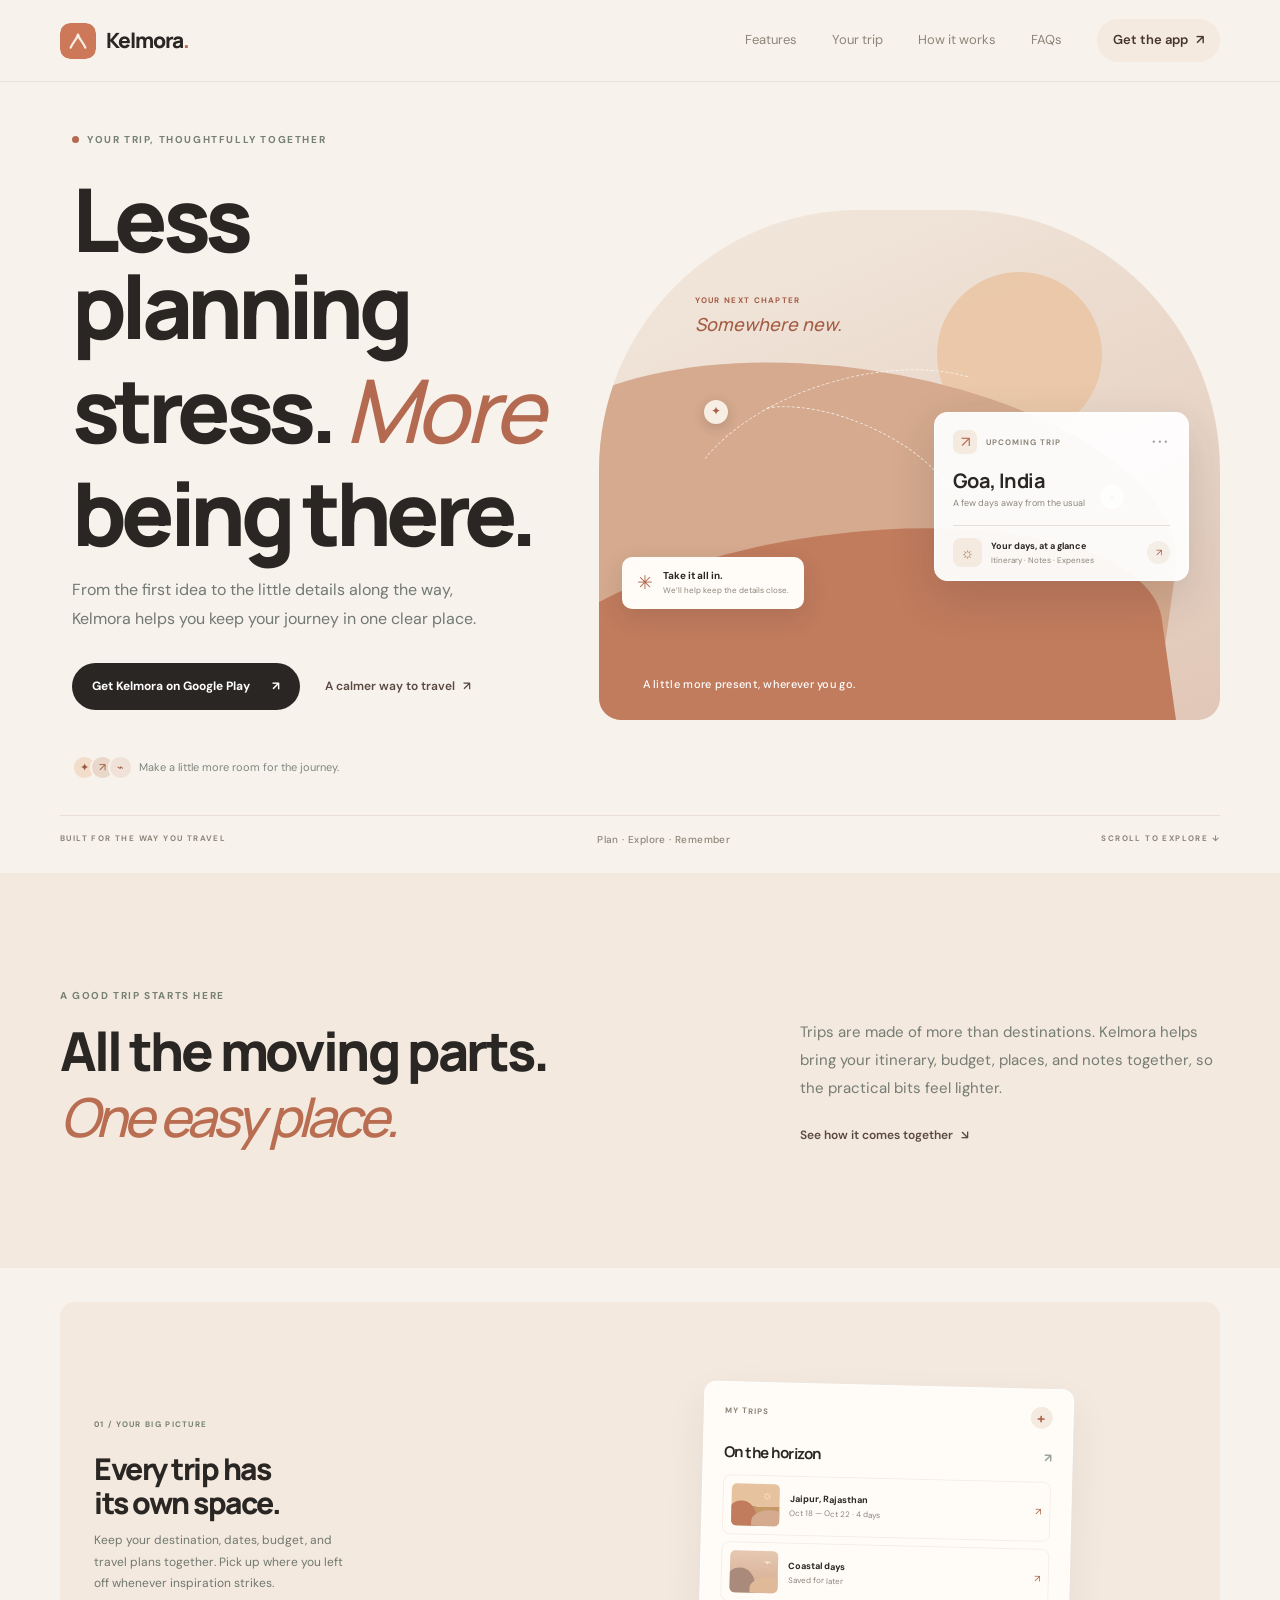
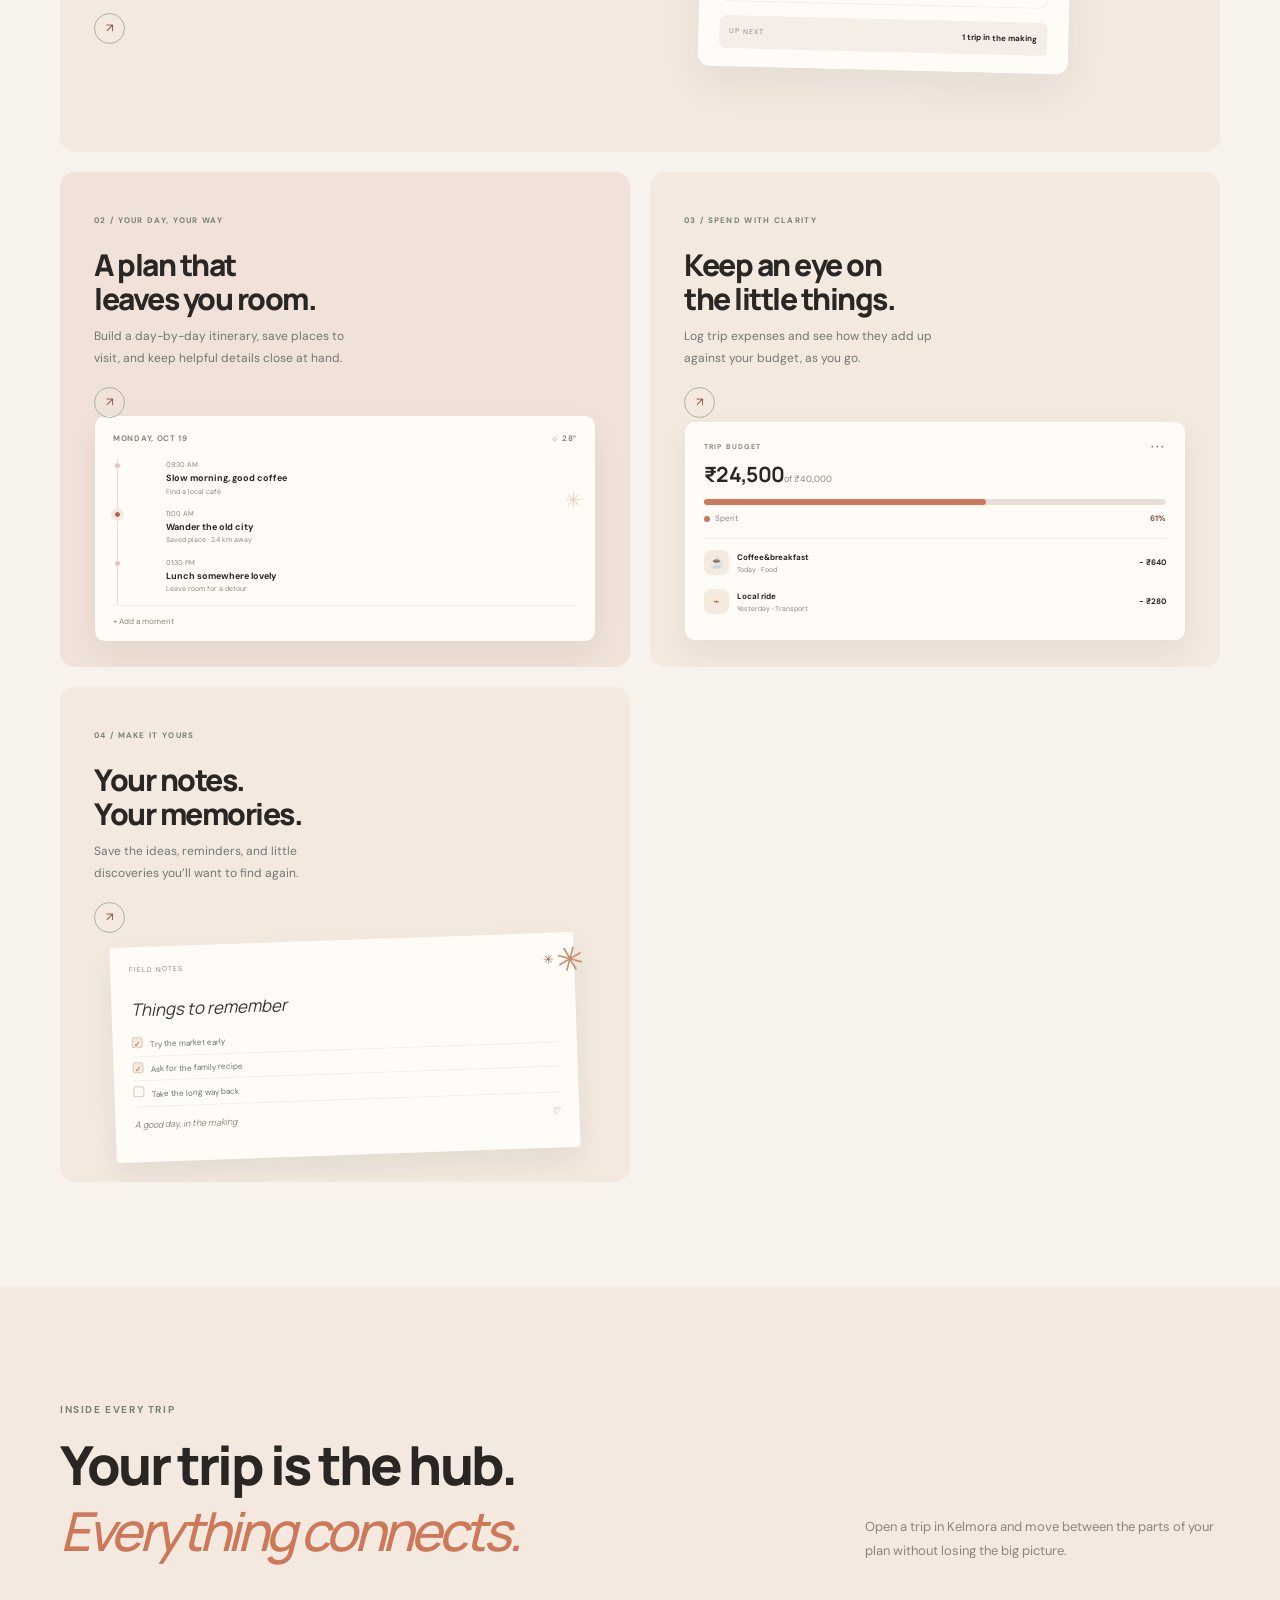
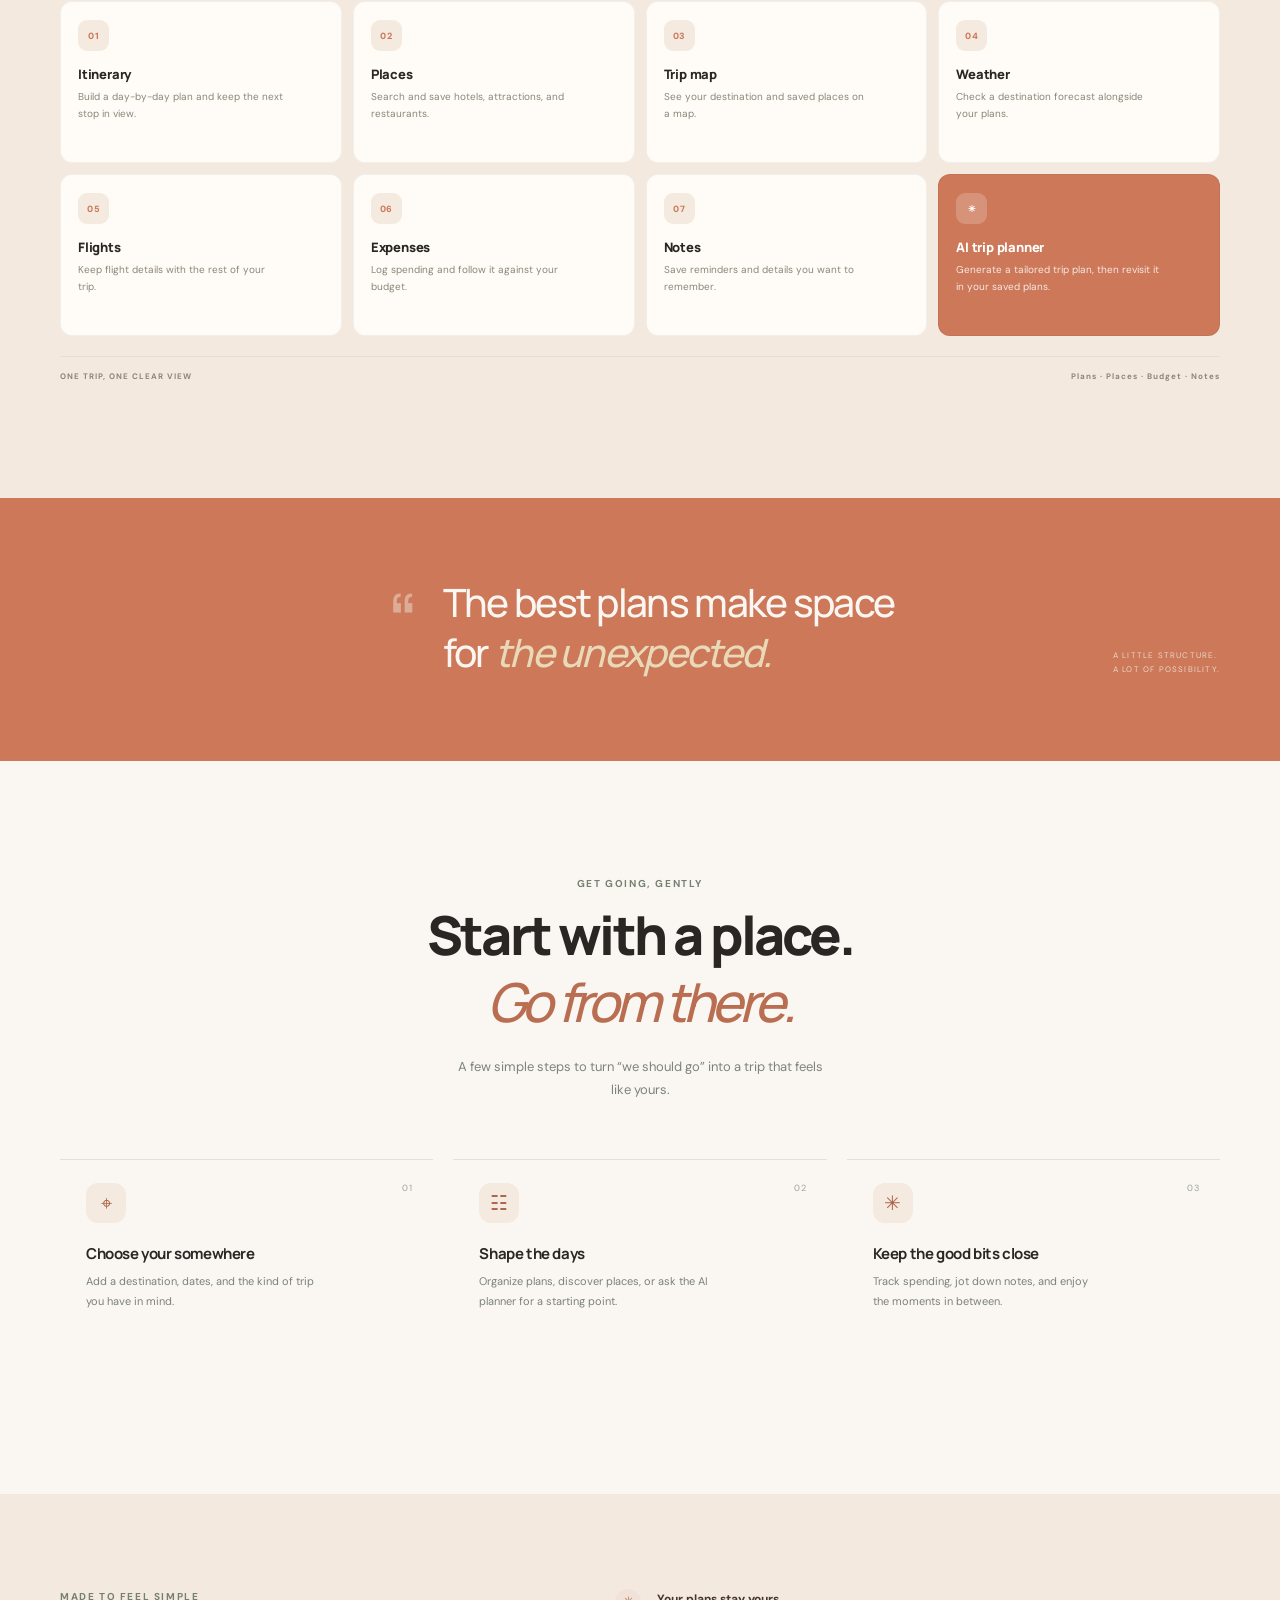
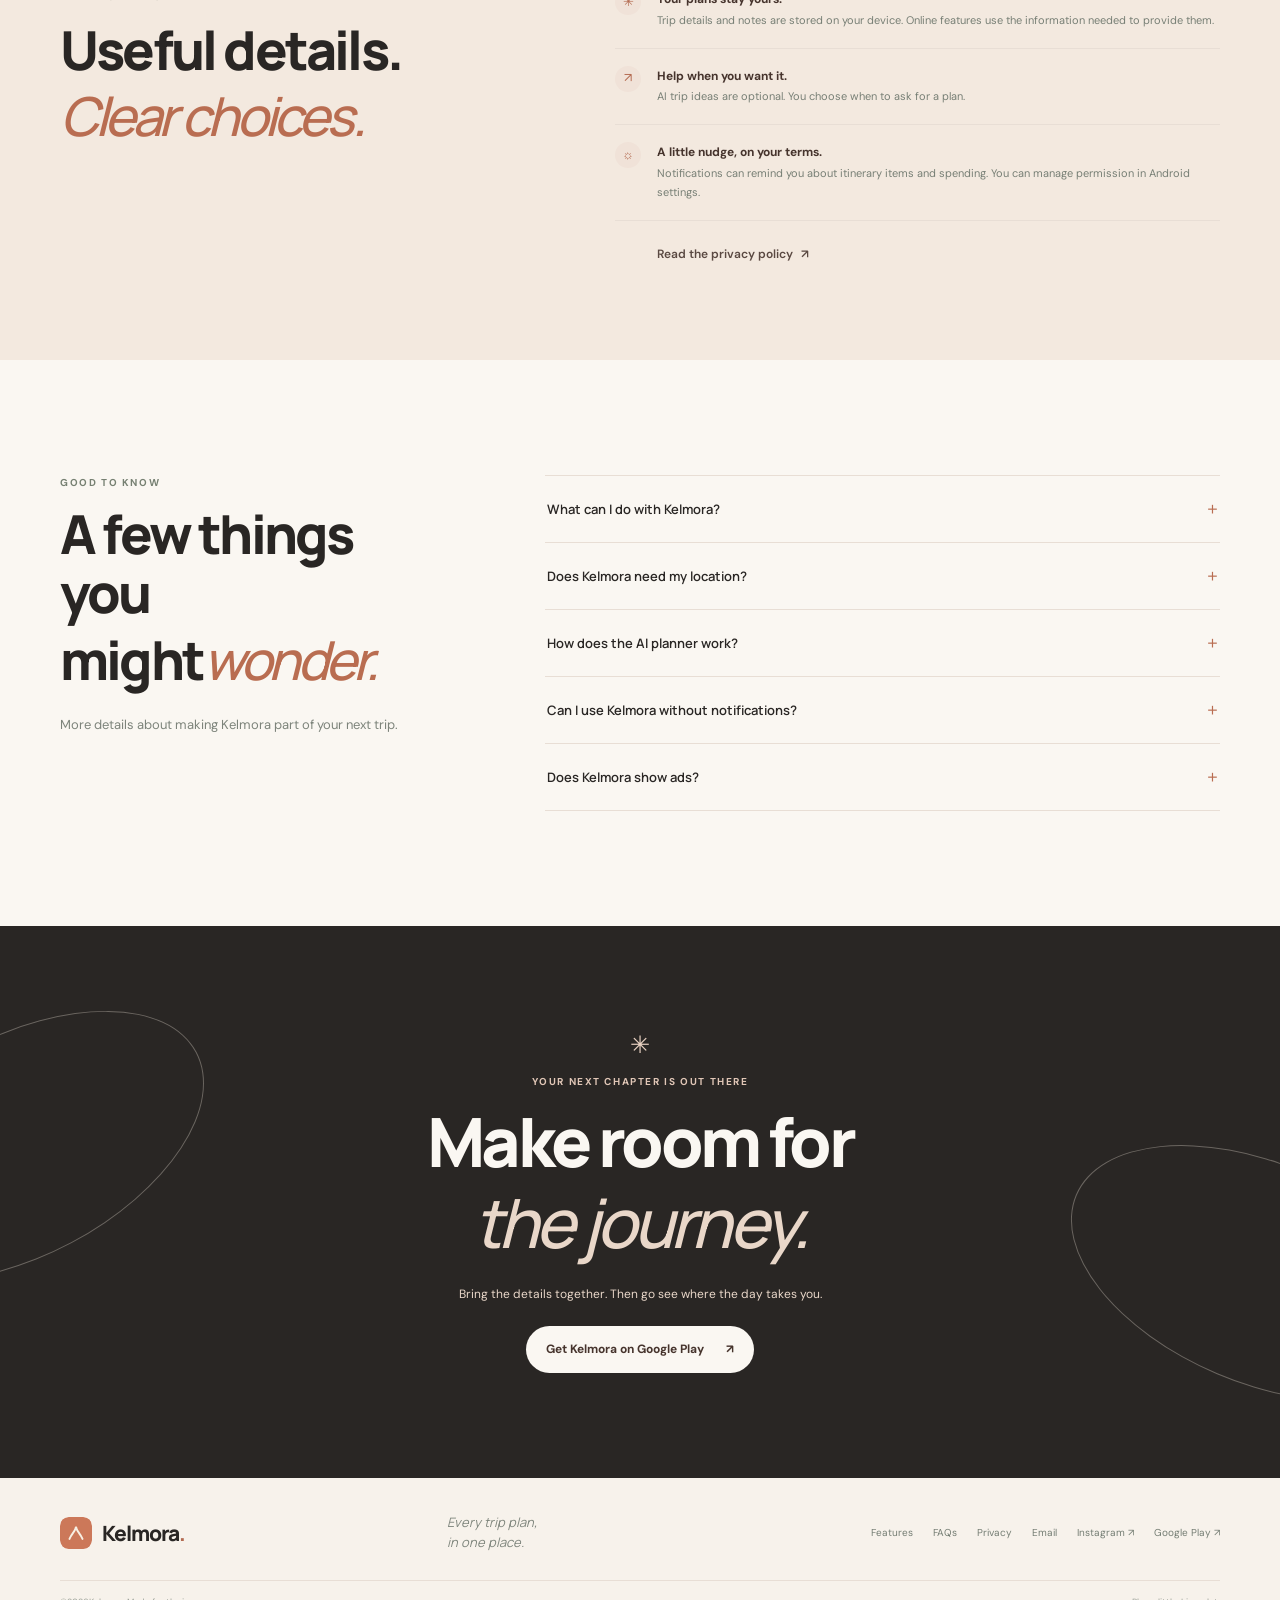
<file: index.html>
<!doctype html>
<html lang="en">
    <head>
        <meta charset="utf-8"><meta name="viewport" content="width=device-width, initial-scale=1"><meta name="theme-color" content="#F7F2EB"><meta name="description" content="Kelmora brings your trip plans, itinerary, travel notes and expenses together in one calm, easy-to-use place.">
        <title>
            Kelmora — Every trip plan, in one place
        </title>
        <link rel="preconnect" href="https://fonts.googleapis.com"><link rel="preconnect" href="https://fonts.gstatic.com" crossorigin><link href="https://fonts.googleapis.com/css2?family=DM+Sans:wght@400;500;600;700&family=Manrope:wght@400;500;600;700;800&display=swap" rel="stylesheet"><link rel="stylesheet" href="style.css?v=2"><script src="script.js" defer></script>
    </head>
    <body>
        <a class="skip-link" href="#main">Skip to content</a>
        <header class="site-header">
            <nav class="nav shell" aria-label="Main navigation">
                <a class="brand" href="#top" aria-label="Kelmora home"><img class="brand-logo" src="assets/kelmora-logo.svg" alt="" width="36" height="36"><span>Kelmora<span class="brand-period">.</span></span></a><button class="menu-toggle" type="button" aria-expanded="false" aria-controls="nav-links" aria-label="Open navigation"><span></span><span></span></button>
                <div class="nav-links" id="nav-links">
                    <a href="#features">Features</a><a href="#app-architecture">Your trip</a><a href="#how-it-works">How it works</a><a href="#faq">FAQs</a><a class="nav-cta" href="https://play.google.com/store/apps/details?id=com.sameer.kelmora" target="_blank" rel="noopener noreferrer">Get the app<span aria-hidden="true">↗</span></a>
                </div>
            </nav>
        </header>
        <main id="main">
            <section class="hero shell" id="top">
                <div class="hero-copy">
                    <div class="eyebrow">
                        <span class="eyebrow-dot"></span>YOUR TRIP, THOUGHTFULLY TOGETHER
                    </div>
                    <h1>
                        Less planning<br>stress. <em>More</em><br>being there.
                    </h1>
                    <p class="hero-text">
                        From the first idea to the little details along the way, Kelmora helps you keep your journey in one clear place.
                    </p>
                    <div class="hero-actions">
                        <a class="button button-dark" href="https://play.google.com/store/apps/details?id=com.sameer.kelmora" target="_blank" rel="noopener noreferrer">Get Kelmora on Google Play<span aria-hidden="true">↗</span></a><a class="text-link" href="#how-it-works">A calmer way to travel<span aria-hidden="true">↗</span></a>
                    </div>
                    <div class="hero-note">
                        <span class="avatar-stack"><i>✦</i><i>↗</i><i>⌁</i></span><span>Make a little more room for the journey.</span>
                    </div>
                </div>
                <div class="hero-art" aria-label="Illustration of a trip itinerary and travel destination" role="img">
                    <div class="sun">
                    </div>
                    <div class="art-label art-label-top">
                        <span>YOUR NEXT CHAPTER</span><b>Somewhere new.</b>
                    </div>
                    <div class="hill hill-back">
                    </div>
                    <div class="hill hill-front">
                    </div>
                    <div class="route route-one">
                    </div>
                    <div class="route route-two">
                    </div>
                    <span class="route-pin pin-one">✦</span><span class="route-pin pin-two">●</span>
                    <div class="trip-card">
                        <div class="trip-card-top">
                            <span class="trip-icon">↗</span><span class="trip-status">UPCOMING TRIP</span><span class="more">•••</span>
                        </div>
                        <div class="trip-destination">
                            Goa, India
                        </div>
                        <div class="trip-dates">
                            A few days away from the usual
                        </div>
                        <div class="trip-divider">
                        </div>
                        <div class="trip-row">
                            <span class="trip-mini-icon">☼</span><span><b>Your days, at a glance</b><small>Itinerary · Notes · Expenses</small></span><span class="arrow-round">↗</span>
                        </div>
                    </div>
                    <div class="floating-note">
                        <span class="floating-spark">✳</span><span><b>Take it all in.</b><small>We’ll help keep the details close.</small></span>
                    </div>
                    <div class="art-caption">
                        A little more present, wherever you go.
                    </div>
                </div>
                <div class="hero-bottom">
                    <span>BUILT FOR THE WAY YOU TRAVEL</span><span>Plan · Explore · Remember</span><span class="scroll-cue">SCROLL TO EXPLORE ↓</span>
                </div>
            </section>
            <section class="intro section-pad" id="features">
                <div class="shell intro-grid">
                    <div>
                        <p class="eyebrow">
                            A GOOD TRIP STARTS HERE
                        </p>
                        <h2>
                            All the moving parts.<br><em>One easy place.</em>
                        </h2>
                    </div>
                    <div class="intro-copy">
                        <p>
                            Trips are made of more than destinations. Kelmora helps bring your itinerary, budget, places, and notes together, so the practical bits feel lighter.
                        </p>
                        <a class="text-link" href="#how-it-works">See how it comes together<span>↘</span></a>
                    </div>
                </div>
            </section>
            <section class="feature-section shell" aria-label="Kelmora features">
                <article class="feature-card feature-large">
                    <div class="feature-copy">
                        <span class="feature-number">01 / YOUR BIG PICTURE</span>
                        <h3>
                            Every trip has<br>its own space.
                        </h3>
                        <p>
                            Keep your destination, dates, budget, and travel plans together. Pick up where you left off whenever inspiration strikes.
                        </p>
                        <a href="#how-it-works" class="round-link" aria-label="Learn about trip planning">↗</a>
                    </div>
                    <div class="mini-dashboard">
                        <div class="dash-top">
                            <span>MY TRIPS</span><span class="dash-plus">+</span>
                        </div>
                        <div class="dash-title">
                            On the horizon<span>↗</span>
                        </div>
                        <div class="dash-place">
                            <div class="place-art">
                                <span>☼</span><i></i><b></b>
                            </div>
                            <div>
                                <b>Jaipur, Rajasthan</b><small>Oct 18 — Oct 22 · 4 days</small>
                            </div>
                            <span class="place-arrow">↗</span>
                        </div>
                        <div class="dash-place second">
                            <div class="place-art place-art-two">
                                <span>⌁</span><i></i><b></b>
                            </div>
                            <div>
                                <b>Coastal days</b><small>Saved for later</small>
                            </div>
                            <span class="place-arrow">↗</span>
                        </div>
                        <div class="dash-footer">
                            <span>UP NEXT</span><b>1 trip in the making</b>
                        </div>
                    </div>
                </article>
                <article class="feature-card feature-green">
                    <div class="feature-copy">
                        <span class="feature-number">02 / YOUR DAY, YOUR WAY</span>
                        <h3>
                            A plan that<br>leaves you room.
                        </h3>
                        <p>
                            Build a day-by-day itinerary, save places to visit, and keep helpful details close at hand.
                        </p>
                        <a href="#how-it-works" class="round-link" aria-label="Learn about itineraries">↗</a>
                    </div>
                    <div class="itinerary-art">
                        <div class="itinerary-header">
                            <span>MONDAY, OCT 19</span><span>☼ 28°</span>
                        </div>
                        <div class="timeline-item">
                            <i class="timeline-dot"></i><small>09:30 AM</small><b>Slow morning, good coffee</b><span>Find a local café</span>
                        </div>
                        <div class="timeline-item active">
                            <i class="timeline-dot"></i><small>11:00 AM</small><b>Wander the old city</b><span>Saved place · 2.4 km away</span>
                        </div>
                        <div class="timeline-item">
                            <i class="timeline-dot"></i><small>01:30 PM</small><b>Lunch somewhere lovely</b><span>Leave room for a detour</span>
                        </div>
                        <div class="itinerary-tail">
                            + Add a moment
                        </div>
                        <span class="leaf-doodle">✳</span>
                    </div>
                </article>
                <article class="feature-card feature-cream">
                    <div class="feature-copy">
                        <span class="feature-number">03 / SPEND WITH CLARITY</span>
                        <h3>
                            Keep an eye on<br>the little things.
                        </h3>
                        <p>
                            Log trip expenses and see how they add up against your budget, as you go.
                        </p>
                        <a href="#how-it-works" class="round-link" aria-label="Learn about trip budgets">↗</a>
                    </div>
                    <div class="budget-art">
                        <div class="budget-label">
                            TRIP BUDGET<span>•••</span>
                        </div>
                        <div class="budget-amount">
                            ₹24,500<small>of ₹40,000</small>
                        </div>
                        <div class="budget-bar">
                            <i></i>
                        </div>
                        <div class="budget-legend">
                            <span><i class="legend-green"></i>Spent</span><b>61%</b>
                        </div>
                        <div class="budget-line">
                        </div>
                        <div class="budget-entry">
                            <span class="entry-icon">☕</span><span><b>Coffee&breakfast</b><small>Today · Food</small></span><strong>− ₹640</strong>
                        </div>
                        <div class="budget-entry">
                            <span class="entry-icon entry-yellow">⌁</span><span><b>Local ride</b><small>Yesterday · Transport</small></span><strong>− ₹280</strong>
                        </div>
                    </div>
                </article>
                <article class="feature-card feature-lilac">
                    <div class="feature-copy">
                        <span class="feature-number">04 / MAKE IT YOURS</span>
                        <h3>
                            Your notes.<br>Your memories.
                        </h3>
                        <p>
                            Save the ideas, reminders, and little discoveries you’ll want to find again.
                        </p>
                        <a href="#how-it-works" class="round-link" aria-label="Learn about notes">↗</a>
                    </div>
                    <div class="notes-art">
                        <div class="note-paper">
                            <div class="note-top">
                                <span>FIELD NOTES</span><span>✳</span>
                            </div>
                            <div class="note-heading">
                                Things to remember
                            </div>
                            <div class="note-line checked">
                                <i>✓</i>Try the market early
                            </div>
                            <div class="note-line checked">
                                <i>✓</i>Ask for the family recipe
                            </div>
                            <div class="note-line">
                                <i></i>Take the long way back
                            </div>
                            <div class="note-footer">
                                A good day, in the making<span>♡</span>
                            </div>
                        </div>
                        <span class="note-flower">✳</span>
                    </div>
                </article>
            </section>
            <section class="trip-architecture section-pad" id="app-architecture">
                <div class="shell">
                    <div class="architecture-head">
                        <div>
                            <p class="eyebrow">
                                INSIDE EVERY TRIP
                            </p>
                            <h2>
                                Your trip is the hub.<br><em>Everything connects.</em>
                            </h2>
                        </div>
                        <p>
                            Open a trip in Kelmora and move between the parts of your plan without losing the big picture.
                        </p>
                    </div>
                    <div class="architecture-grid" aria-label="Kelmora trip features">
                        <article class="architecture-tile">
                            <span class="module-symbol">01</span>
                            <h3>
                                Itinerary
                            </h3>
                            <p>
                                Build a day-by-day plan and keep the next stop in view.
                            </p>
                        </article>
                        <article class="architecture-tile">
                            <span class="module-symbol">02</span>
                            <h3>
                                Places
                            </h3>
                            <p>
                                Search and save hotels, attractions, and restaurants.
                            </p>
                        </article>
                        <article class="architecture-tile">
                            <span class="module-symbol">03</span>
                            <h3>
                                Trip map
                            </h3>
                            <p>
                                See your destination and saved places on a map.
                            </p>
                        </article>
                        <article class="architecture-tile">
                            <span class="module-symbol">04</span>
                            <h3>
                                Weather
                            </h3>
                            <p>
                                Check a destination forecast alongside your plans.
                            </p>
                        </article>
                        <article class="architecture-tile">
                            <span class="module-symbol">05</span>
                            <h3>
                                Flights
                            </h3>
                            <p>
                                Keep flight details with the rest of your trip.
                            </p>
                        </article>
                        <article class="architecture-tile">
                            <span class="module-symbol">06</span>
                            <h3>
                                Expenses
                            </h3>
                            <p>
                                Log spending and follow it against your budget.
                            </p>
                        </article>
                        <article class="architecture-tile">
                            <span class="module-symbol">07</span>
                            <h3>
                                Notes
                            </h3>
                            <p>
                                Save reminders and details you want to remember.
                            </p>
                        </article>
                        <article class="architecture-tile architecture-ai">
                            <span class="module-symbol">✳</span>
                            <h3>
                                AI trip planner
                            </h3>
                            <p>
                                Generate a tailored trip plan, then revisit it in your saved plans.
                            </p>
                        </article>
                    </div>
                    <div class="architecture-foot">
                        <span>ONE TRIP, ONE CLEAR VIEW</span><span>Plans · Places · Budget · Notes</span>
                    </div>
                </div>
            </section>
            <section class="quote-band">
                <div class="shell quote-inner">
                    <span class="quote-mark">“</span>
                    <p>
                        The best plans make space<br>for <em>the unexpected.</em>
                    </p>
                    <span class="quote-side">A LITTLE STRUCTURE.<br>A LOT OF POSSIBILITY.</span>
                </div>
            </section>
            <section class="how section-pad" id="how-it-works">
                <div class="shell">
                    <div class="section-heading">
                        <p class="eyebrow">
                            GET GOING, GENTLY
                        </p>
                        <h2>
                            Start with a place.<br><em>Go from there.</em>
                        </h2>
                        <p class="section-sub">
                            A few simple steps to turn “we should go” into a trip that feels like yours.
                        </p>
                    </div>
                    <div class="steps">
                        <article class="step">
                            <span class="step-num">01</span>
                            <div class="step-icon">
                                ⌖
                            </div>
                            <h3>
                                Choose your somewhere
                            </h3>
                            <p>
                                Add a destination, dates, and the kind of trip you have in mind.
                            </p>
                        </article>
                        <article class="step">
                            <span class="step-num">02</span>
                            <div class="step-icon">
                                ☷
                            </div>
                            <h3>
                                Shape the days
                            </h3>
                            <p>
                                Organize plans, discover places, or ask the AI planner for a starting point.
                            </p>
                        </article>
                        <article class="step">
                            <span class="step-num">03</span>
                            <div class="step-icon">
                                ✳
                            </div>
                            <h3>
                                Keep the good bits close
                            </h3>
                            <p>
                                Track spending, jot down notes, and enjoy the moments in between.
                            </p>
                        </article>
                    </div>
                </div>
            </section>
            <section class="trust-section">
                <div class="shell trust-grid">
                    <div>
                        <p class="eyebrow">
                            MADE TO FEEL SIMPLE
                        </p>
                        <h2>
                            Useful details.<br><em>Clear choices.</em>
                        </h2>
                    </div>
                    <div class="trust-points">
                        <div>
                            <span>✳</span>
                            <p>
                                <b>Your plans stay yours.</b><br>Trip details and notes are stored on your device. Online features use the information needed to provide them.
                            </p>
                        </div>
                        <div>
                            <span>↗</span>
                            <p>
                                <b>Help when you want it.</b><br>AI trip ideas are optional. You choose when to ask for a plan.
                            </p>
                        </div>
                        <div>
                            <span>☼</span>
                            <p>
                                <b>A little nudge, on your terms.</b><br>Notifications can remind you about itinerary items and spending. You can manage permission in Android settings.
                            </p>
                        </div>
                        <a href="privacy.html" class="text-link">Read the privacy policy<span>↗</span></a>
                    </div>
                </div>
            </section>
            <section class="faq section-pad" id="faq">
                <div class="shell faq-grid">
                    <div class="section-heading">
                        <p class="eyebrow">
                            GOOD TO KNOW
                        </p>
                        <h2>
                            A few things<br>you might<em>wonder.</em>
                        </h2>
                        <p class="section-sub">
                            More details about making Kelmora part of your next trip.
                        </p>
                    </div>
                    <div class="faq-list">
                        <details>
                            <summary>
                                What can I do with Kelmora?<span>+</span>
                            </summary>
                            <p>
                                Create and organize trips, plan itineraries, save places, manage travel notes and expenses, check destination weather, and request AI-generated trip suggestions.
                            </p>
                        </details>
                        <details>
                            <summary>
                                Does Kelmora need my location?<span>+</span>
                            </summary>
                            <p>
                                The current Android app does not request device location permission. You can enter a destination or search for places; those searches may be sent to the relevant service to return results.
                            </p>
                        </details>
                        <details>
                            <summary>
                                How does the AI planner work?<span>+</span>
                            </summary>
                            <p>
                                If you choose to generate a plan, the trip details you provide for that request—such as origin, destination, dates, budget, traveler count, travel style, and interests—are sent through the app’s service to generate suggestions.
                            </p>
                        </details>
                        <details>
                            <summary>
                                Can I use Kelmora without notifications?<span>+</span>
                            </summary>
                            <p>
                                Yes. Android notification permission is optional. If you allow it, the app can show reminders and budget or quick-add expense notifications.
                            </p>
                        </details>
                        <details>
                            <summary>
                                Does Kelmora show ads?<span>+</span>
                            </summary>
                            <p>
                                The app includes Google Mobile Ads. Google may process device and advertising information to provide and measure ads, subject to your consent choices and Google’s policies.
                            </p>
                        </details>
                    </div>
                </div>
            </section>
            <section class="closing" id="get-started">
                <div class="shell closing-inner">
                    <span class="closing-star">✳</span>
                    <p class="eyebrow">
                        YOUR NEXT CHAPTER IS OUT THERE
                    </p>
                    <h2>
                        Make room for<br><em>the journey.</em>
                    </h2>
                    <p>
                        Bring the details together. Then go see where the day takes you.
                    </p>
                    <a class="button button-light" href="https://play.google.com/store/apps/details?id=com.sameer.kelmora" target="_blank" rel="noopener noreferrer">Get Kelmora on Google Play<span>↗</span></a>
                    <div class="closing-orbit orbit-a">
                    </div>
                    <div class="closing-orbit orbit-b">
                    </div>
                </div>
            </section>
        </main>
        <footer class="footer">
            <div class="shell footer-top">
                <a class="brand" href="#top"><img class="brand-logo" src="assets/kelmora-logo.svg" alt="" width="36" height="36"><span>Kelmora<span class="brand-period">.</span></span></a>
                <p>
                    Every trip plan,<br>in one place.
                </p>
                <div class="footer-links">
                    <a href="#features">Features</a><a href="#faq">FAQs</a><a href="privacy.html">Privacy</a><a href="mailto:kelmora2026@gmail.com">Email</a><a href="https://www.instagram.com/kelmora.travel?mdxt=aHFxenk0aW1veGFu" target="_blank" rel="noopener noreferrer">Instagram ↗</a><a href="https://play.google.com/store/apps/details?id=com.sameer.kelmora" target="_blank" rel="noopener noreferrer">Google Play ↗</a>
                </div>
            </div>
            <div class="shell footer-bottom">
                <span>©<span data-year>2026</span>Kelmora. Made for the journey.</span><span>Plan a little. Live a lot.</span>
            </div>
        </footer>
    </body>
</html>
</file>
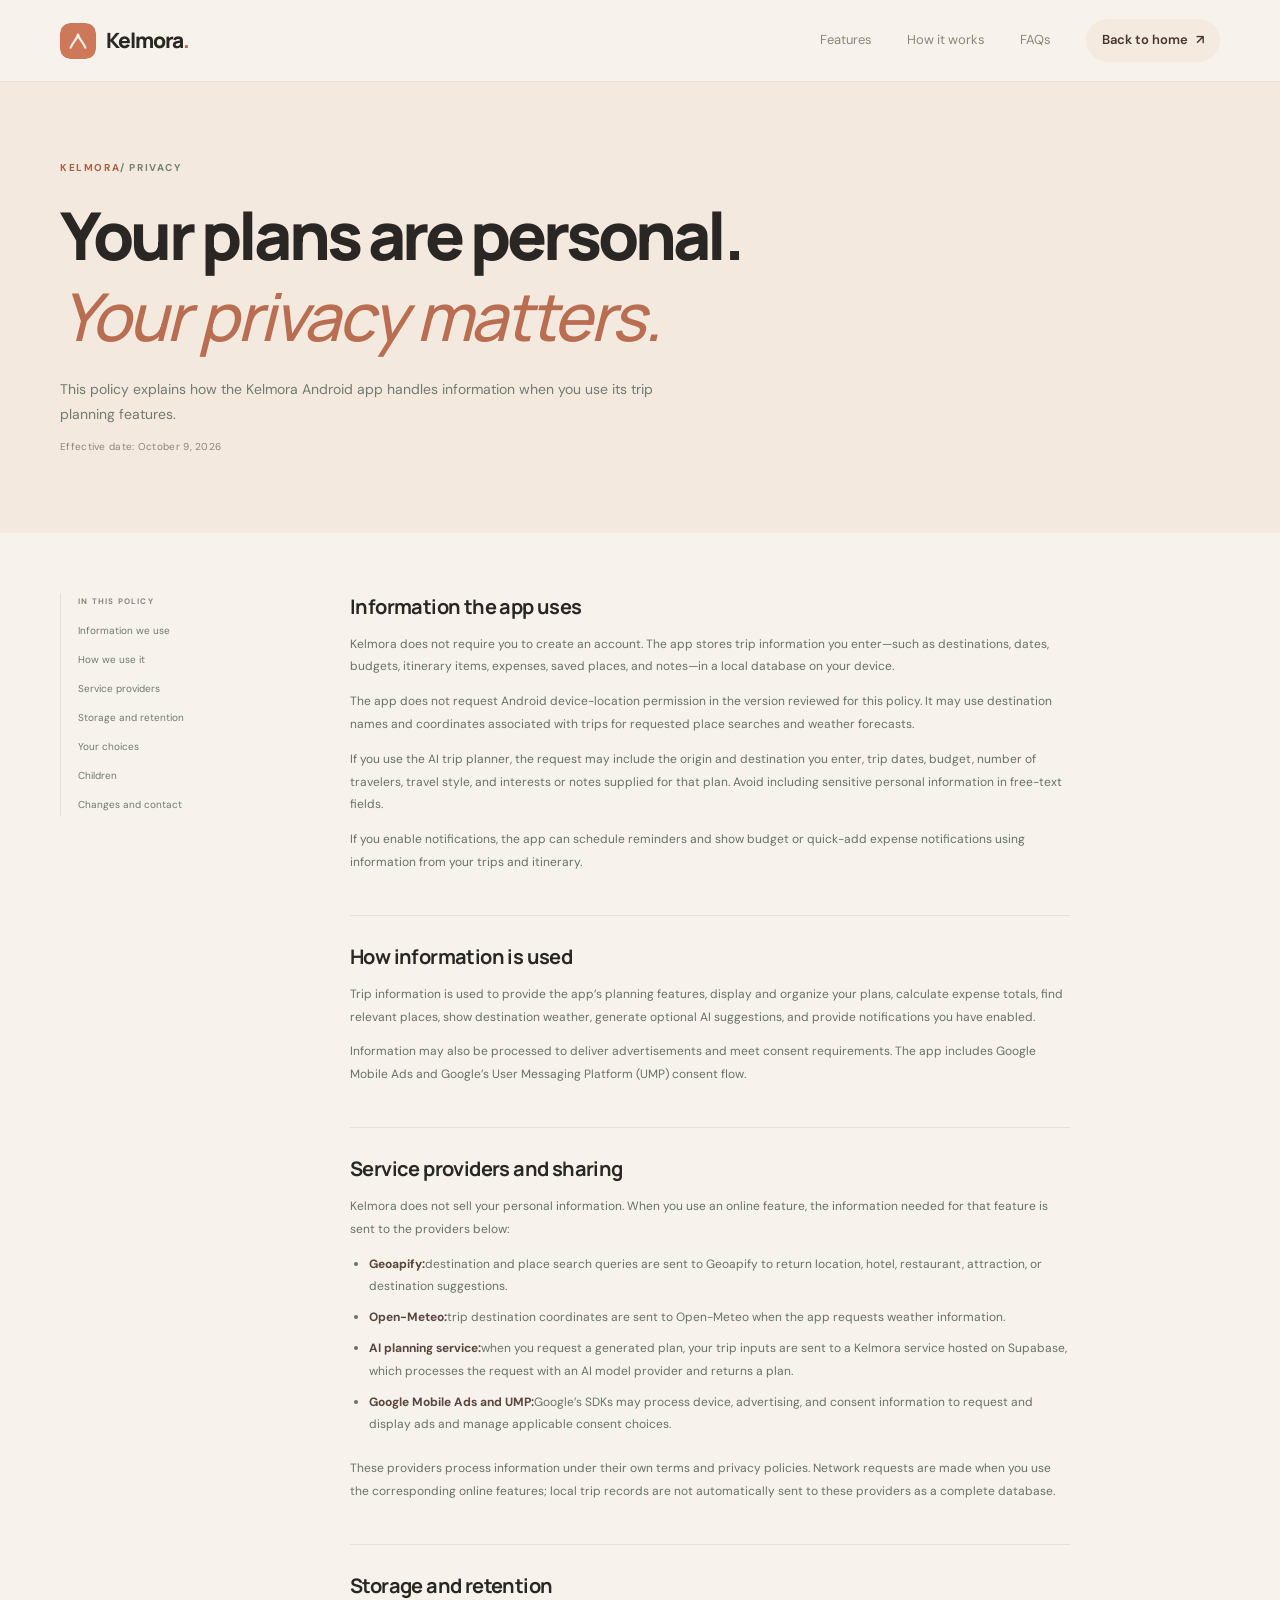
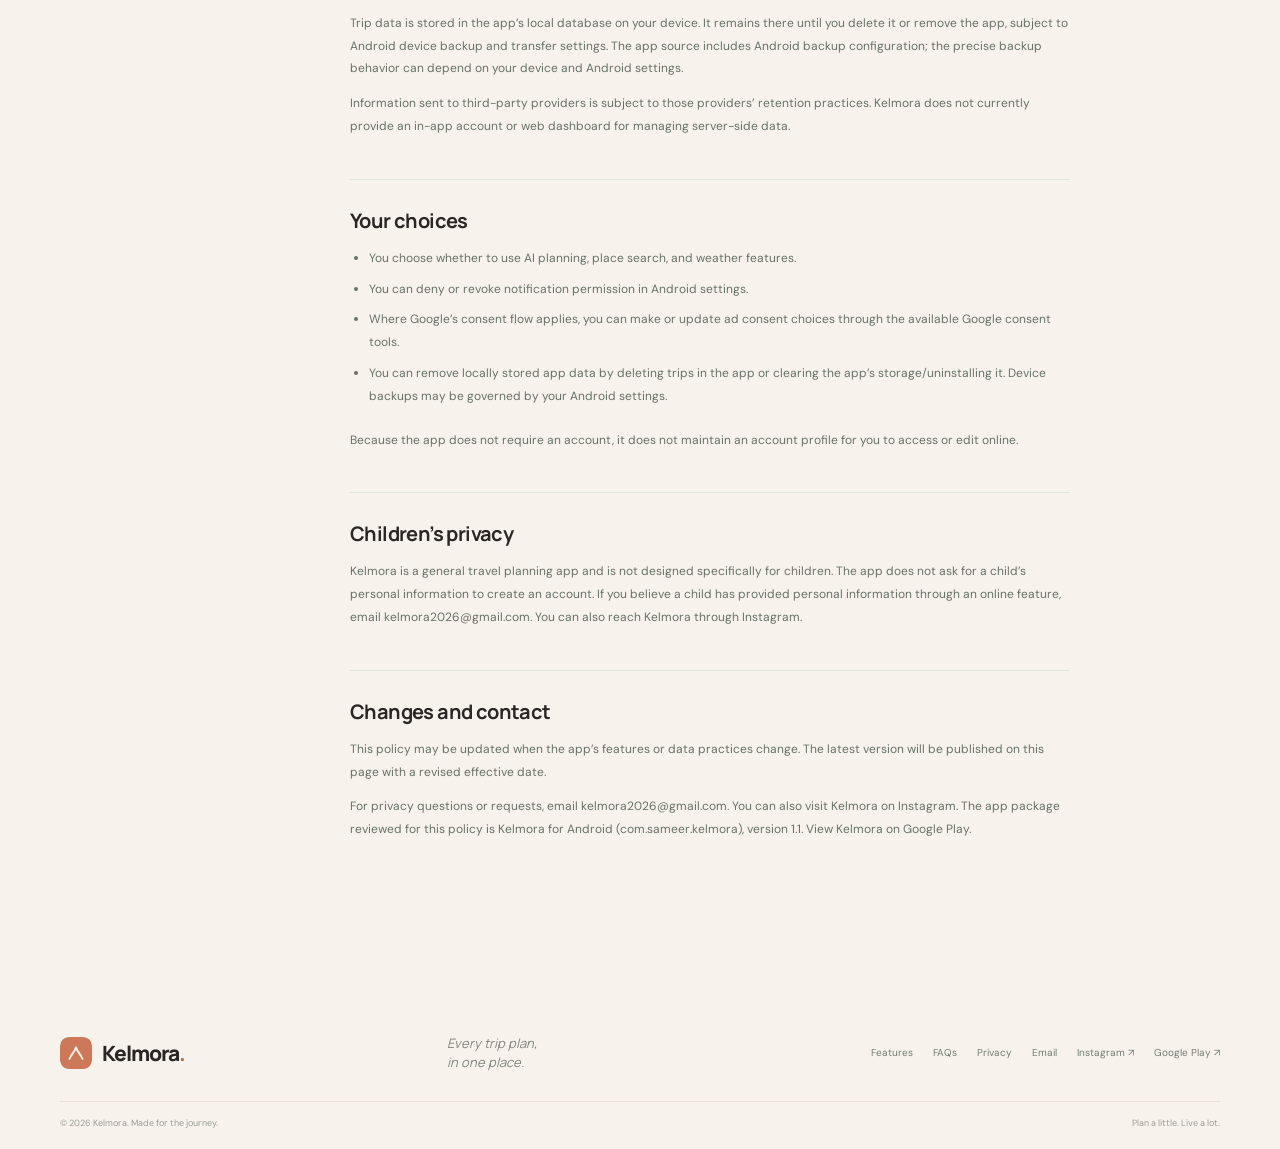
<file: privacy.html>
<!doctype html>
<html lang="en">
    <head>
        <meta charset="utf-8"><meta name="viewport" content="width=device-width, initial-scale=1"><meta name="theme-color" content="#F7F2EB"><meta name="description" content="Learn what information Kelmora uses, why it is used, and the choices available to you.">
        <title>
            Privacy Policy — Kelmora
        </title>
        <link rel="preconnect" href="https://fonts.googleapis.com"><link rel="preconnect" href="https://fonts.gstatic.com" crossorigin><link href="https://fonts.googleapis.com/css2?family=DM+Sans:wght@400;500;600;700&family=Manrope:wght@400;500;600;700;800&display=swap" rel="stylesheet"><link rel="stylesheet" href="style.css?v=2"><script src="script.js" defer></script>
    </head>
    <body class="policy-page">
        <a class="skip-link" href="#main">Skip to content</a>
        <header class="site-header">
            <nav class="nav shell" aria-label="Main navigation">
                <a class="brand" href="index.html"><img class="brand-logo" src="assets/kelmora-logo.svg" alt="" width="36" height="36"><span>Kelmora<span class="brand-period">.</span></span></a><button class="menu-toggle" type="button" aria-expanded="false" aria-controls="nav-links" aria-label="Open navigation"><span></span><span></span></button>
                <div class="nav-links" id="nav-links">
                    <a href="index.html#features">Features</a><a href="index.html#how-it-works">How it works</a><a href="index.html#faq">FAQs</a><a class="nav-cta" href="index.html">Back to home<span>↗</span></a>
                </div>
            </nav>
        </header>
        <main id="main">
            <section class="policy-hero">
                <div class="shell">
                    <p class="eyebrow">
                        <a href="index.html">KELMORA</a>/ PRIVACY
                    </p>
                    <h1>
                        Your plans are personal.<br><em>Your privacy matters.</em>
                    </h1>
                    <p class="policy-intro">
                        This policy explains how the Kelmora Android app handles information when you use its trip planning features.
                    </p>
                    <p class="policy-date">
                        Effective date: October 9, 2026
                    </p>
                </div>
            </section>
            <section class="shell policy-layout">
                <aside class="policy-aside">
                    <span>IN THIS POLICY</span><a href="#collect">Information we use</a><a href="#use">How we use it</a><a href="#sharing">Service providers</a><a href="#storage">Storage and retention</a><a href="#choices">Your choices</a><a href="#children">Children</a><a href="#changes">Changes and contact</a>
                </aside>
                <article class="policy-content">
                    <section id="collect">
                        <h2>
                            Information the app uses
                        </h2>
                        <p>
                            Kelmora does not require you to create an account. The app stores trip information you enter—such as destinations, dates, budgets, itinerary items, expenses, saved places, and notes—in a local database on your device.
                        </p>
                        <p>
                            The app does not request Android device-location permission in the version reviewed for this policy. It may use destination names and coordinates associated with trips for requested place searches and weather forecasts.
                        </p>
                        <p>
                            If you use the AI trip planner, the request may include the origin and destination you enter, trip dates, budget, number of travelers, travel style, and interests or notes supplied for that plan. Avoid including sensitive personal information in free-text fields.
                        </p>
                        <p>
                            If you enable notifications, the app can schedule reminders and show budget or quick-add expense notifications using information from your trips and itinerary.
                        </p>
                    </section>
                    <section id="use">
                        <h2>
                            How information is used
                        </h2>
                        <p>
                            Trip information is used to provide the app’s planning features, display and organize your plans, calculate expense totals, find relevant places, show destination weather, generate optional AI suggestions, and provide notifications you have enabled.
                        </p>
                        <p>
                            Information may also be processed to deliver advertisements and meet consent requirements. The app includes Google Mobile Ads and Google’s User Messaging Platform (UMP) consent flow.
                        </p>
                    </section>
                    <section id="sharing">
                        <h2>
                            Service providers and sharing
                        </h2>
                        <p>
                            Kelmora does not sell your personal information. When you use an online feature, the information needed for that feature is sent to the providers below:
                        </p>
                        <ul>
                            <li>
                                <b>Geoapify:</b>destination and place search queries are sent to Geoapify to return location, hotel, restaurant, attraction, or destination suggestions.
                            </li>
                            <li>
                                <b>Open-Meteo:</b>trip destination coordinates are sent to Open-Meteo when the app requests weather information.
                            </li>
                            <li>
                                <b>AI planning service:</b>when you request a generated plan, your trip inputs are sent to a Kelmora service hosted on Supabase, which processes the request with an AI model provider and returns a plan.
                            </li>
                            <li>
                                <b>Google Mobile Ads and UMP:</b>Google’s SDKs may process device, advertising, and consent information to request and display ads and manage applicable consent choices.
                            </li>
                        </ul>
                        <p>
                            These providers process information under their own terms and privacy policies. Network requests are made when you use the corresponding online features; local trip records are not automatically sent to these providers as a complete database.
                        </p>
                    </section>
                    <section id="storage">
                        <h2>
                            Storage and retention
                        </h2>
                        <p>
                            Trip data is stored in the app’s local database on your device. It remains there until you delete it or remove the app, subject to Android device backup and transfer settings. The app source includes Android backup configuration; the precise backup behavior can depend on your device and Android settings.
                        </p>
                        <p>
                            Information sent to third-party providers is subject to those providers’ retention practices. Kelmora does not currently provide an in-app account or web dashboard for managing server-side data.
                        </p>
                    </section>
                    <section id="choices">
                        <h2>
                            Your choices
                        </h2>
                        <ul>
                            <li>
                                You choose whether to use AI planning, place search, and weather features.
                            </li>
                            <li>
                                You can deny or revoke notification permission in Android settings.
                            </li>
                            <li>
                                Where Google’s consent flow applies, you can make or update ad consent choices through the available Google consent tools.
                            </li>
                            <li>
                                You can remove locally stored app data by deleting trips in the app or clearing the app’s storage/uninstalling it. Device backups may be governed by your Android settings.
                            </li>
                        </ul>
                        <p>
                            Because the app does not require an account, it does not maintain an account profile for you to access or edit online.
                        </p>
                    </section>
                    <section id="children">
                        <h2>
                            Children’s privacy
                        </h2>
                        <p>
                            Kelmora is a general travel planning app and is not designed specifically for children. The app does not ask for a child’s personal information to create an account. If you believe a child has provided personal information through an online feature, email <a href="mailto:kelmora2026@gmail.com">kelmora2026@gmail.com</a>. You can also reach Kelmora through <a href="https://www.instagram.com/kelmora.travel?mdxt=aHFxenk0aW1veGFu" target="_blank" rel="noopener noreferrer">Instagram</a>.
                        </p>
                    </section>
                    <section id="changes">
                        <h2>
                            Changes and contact
                        </h2>
                        <p>
                            This policy may be updated when the app’s features or data practices change. The latest version will be published on this page with a revised effective date.
                        </p>
                        <p>
                            For privacy questions or requests, email <a href="mailto:kelmora2026@gmail.com">kelmora2026@gmail.com</a>. You can also visit <a href="https://www.instagram.com/kelmora.travel?mdxt=aHFxenk0aW1veGFu" target="_blank" rel="noopener noreferrer">Kelmora on Instagram</a>. The app package reviewed for this policy is Kelmora for Android (com.sameer.kelmora), version 1.1. <a href="https://play.google.com/store/apps/details?id=com.sameer.kelmora" target="_blank" rel="noopener noreferrer">View Kelmora on Google Play</a>.
                        </p>
                    </section>
                </article>
            </section>
        </main>
        <footer class="footer">
            <div class="shell footer-top">
                <a class="brand" href="index.html"><img class="brand-logo" src="assets/kelmora-logo.svg" alt="" width="36" height="36"><span>Kelmora<span class="brand-period">.</span></span></a>
                <p>
                    Every trip plan,<br>in one place.
                </p>
                <div class="footer-links">
                    <a href="index.html#features">Features</a><a href="index.html#faq">FAQs</a><a href="privacy.html">Privacy</a><a href="mailto:kelmora2026@gmail.com">Email</a><a href="https://www.instagram.com/kelmora.travel?mdxt=aHFxenk0aW1veGFu" target="_blank" rel="noopener noreferrer">Instagram ↗</a><a href="https://play.google.com/store/apps/details?id=com.sameer.kelmora" target="_blank" rel="noopener noreferrer">Google Play ↗</a>
                </div>
            </div>
            <div class="shell footer-bottom">
                <span>© <span data-year>2026</span> Kelmora. Made for the journey.</span><span>Plan a little. Live a lot.</span>
            </div>
        </footer>
    </body>
</html>
</file>
<file: style.css>
:root {
    --paper:#F7F2EB;
    --ink:#292624;
    --muted:#8C857A;
    --accent:#CC7859;
    --deep:#292624;
    --line:#E8DED5;
    --serif:var(--display);
    --sans:'DM Sans',sans-serif;
    --display:'Manrope',var(--sans);
}
* {
    box-sizing:border-box;
}
html {
    scroll-behavior:smooth;
    scroll-padding-top:90px;
}
body {
    margin:0;
    background:var(--paper);
    color:var(--ink);
    font-family:var(--sans);
    font-size:15px;
    line-height:1.6;
    -webkit-font-smoothing:antialiased;
}
a {
    color:inherit;
    text-decoration:none;
}
.shell {
    width:min(1160px,calc(100% - 64px));
    margin-inline:auto;
}
.skip-link {
    position:absolute;
    left:12px;
    top:-60px;
    padding:10px 16px;
    background:#fff;
    z-index:20;
}
.skip-link:focus {
    top:12px;
}
.site-header {
    height:82px;
    border-bottom:1px solid rgba(41,38,36,.08);
    position:relative;
    z-index:10;
}
.nav {
    height:100%;
    display:flex;
    align-items:center;
    justify-content:space-between;
}
.brand {
    display:inline-flex;
    align-items:center;
    gap:10px;
    font:800 21px var(--display);
    letter-spacing:-1.1px;
}
.brand-logo {
    display:block;
    width:32px;
    height:32px;
    flex:0 0 32px;
    object-fit:contain;
    border-radius:8px;
}
.brand-mark {
    width:32px;
    height:32px;
    border-radius:50%;
    display:grid;
    place-items:center;
    background:#F0E2D8;
    color:#9B5842;
    font:800 19px var(--display);
    font-style:italic;
}
.brand-period {
    color:#B36A50;
}
.nav-links {
    display:flex;
    align-items:center;
    gap:35px;
    font-size:13px;
    color:#8C857A;
}
.nav-links>a:not(.nav-cta):hover,.footer-links a:hover {
    color:#7B5140;
}
.nav-cta {
    background:#F4EADF;
    padding:11px 16px;
    border-radius:24px;
    color:#46342D;
    font-weight:600;
}
.nav-cta span {
    margin-left:8px;
}
.menu-toggle {
    display:none;
}
.hero {
    min-height:650px;
    display:grid;
    grid-template-columns: .92fr 1.08fr;
    align-items:center;
    position:relative;
    padding-top:50px;
    padding-bottom:75px;
}
.hero-copy {
    padding:0 0 18px 12px;
    position:relative;
    z-index:2;
}
.eyebrow {
    font-size:10px;
    letter-spacing:1.6px;
    color:#768072;
    font-weight:700;
}
.eyebrow-dot {
    display:inline-block;
    width:7px;
    height:7px;
    background:#B36A50;
    border-radius:50%;
    margin-right:8px;
}
h1,h2,h3,p {
    margin-top:0;
}
.hero h1 {
    font:500 clamp(58px,7vw,88px)/.99 var(--display);
    letter-spacing:-5.6px;
    margin:27px 0 20px;
}
.hero h1 em,h2 em,.closing h2 em {
    font:italic 500 1em var(--serif);
    letter-spacing:-3.8px;
    color:#B36A50;
}
.hero-text {
    max-width:405px;
    font-size:16px;
    line-height:1.8;
    color:#717971;
}
.hero-actions {
    display:flex;
    align-items:center;
    gap:25px;
    margin-top:29px;
}
.button {
    display:inline-flex;
    align-items:center;
    gap:22px;
    padding:14px 20px;
    border-radius:28px;
    font-size:12px;
    font-weight:700;
    transition:transform .2s ease,background .2s ease;
}
.button:hover {
    transform:translateY(-2px);
}
.button-dark {
    color:white;
    background:#292624;
}
.button-dark:hover {
    background:#A95F46;
}
.text-link {
    font-size:12px;
    color:#5A4942;
    font-weight:600;
}
.text-link span {
    margin-left:8px;
}
.hero-note {
    margin-top:45px;
    display:flex;
    align-items:center;
    gap:13px;
    font-size:11px;
    color:#81877f;
}
.avatar-stack {
    display:flex;
}
.avatar-stack i {
    display:grid;
    place-items:center;
    font-style:normal;
    width:25px;
    height:25px;
    border-radius:50%;
    border:2px solid var(--paper);
    margin-right:-7px;
    background:#F1DDC9;
    color:#9B5842;
    font-size:11px;
}
.avatar-stack i:nth-child(2) {
    background:#E9D7C9;
}
.avatar-stack i:nth-child(3) {
    background:#F0E2D8;
}
.hero-art {
    height:510px;
    position:relative;
    overflow:hidden;
    border-radius:260px 260px 22px 22px;
    background:linear-gradient(157deg,#F3E9DF 0%,#E9D7C9 53%,#E1C7B7 100%);
    margin-left:5px;
}
.sun {
    position:absolute;
    width:165px;
    height:165px;
    border-radius:50%;
    background:#EAC5A4;
    right:19%;
    top:62px;
    opacity:.86;
}
.hill {
    position:absolute;
    border-radius:50% 50% 0 0;
    transform:rotate(-9deg);
}
.hill-back {
    width:670px;
    height:310px;
    bottom:42px;
    left:-90px;
    background:#D5AA8E;
    transform:rotate(8deg);
}
.hill-front {
    width:660px;
    height:260px;
    bottom:-75px;
    left:-94px;
    background:#C17B5D;
    transform:rotate(-8deg);
}
.art-label {
    position:absolute;
    top:45px;
    left:40px;
    z-index:1;
    color:#A45D45;
}
.art-label span {
    display:block;
    font-size:8px;
    letter-spacing:1.3px;
    font-weight:700;
}
.art-label b {
    display:block;
    margin-top:5px;
    font:italic 18px var(--serif);
    font-weight:500;
}
.route {
    position:absolute;
    z-index:1;
    border:1px dashed rgba(255,255,255,.77);
    border-color:rgba(255,255,255,.75) transparent transparent transparent;
    border-radius:50%;
    transform:rotate(-17deg);
}
.route-one {
    width:350px;
    height:185px;
    left:80px;
    top:169px;
}
.route-two {
    width:244px;
    height:115px;
    left:122px;
    top:210px;
    transform:rotate(23deg);
}
.route-pin {
    position:absolute;
    z-index:2;
    display:grid;
    place-items:center;
    width:24px;
    height:24px;
    border-radius:50%;
    background:#F7EFE3;
    color:#A96048;
    font-size:12px;
    box-shadow:0 3px 12px #29262430;
}
.pin-one {
    top:190px;
    left:105px;
}
.pin-two {
    top:275px;
    right:96px;
    font-size:8px;
}
.trip-card {
    position:absolute;
    z-index:3;
    right:31px;
    top:202px;
    width:255px;
    padding:17px 18px 13px;
    background:rgba(255,255,255,.94);
    border:1px solid #fff;
    border-radius:13px;
    box-shadow:0 16px 45px #29262427;
}
.trip-card-top {
    display:flex;
    align-items:center;
    gap:9px;
}
.trip-icon {
    display:grid;
    place-items:center;
    width:24px;
    height:24px;
    border-radius:7px;
    background:#F4EADF;
    color:#B7684D;
}
.trip-status {
    font-size:8px;
    letter-spacing:1px;
    font-weight:700;
    color:#8C857A;
}
.more {
    margin-left:auto;
    font-size:10px;
    letter-spacing:2px;
    color:#a0a69e;
}
.trip-destination {
    font:700 20px var(--display);
    letter-spacing:-.6px;
    margin-top:13px;
}
.trip-dates {
    color:#8C857A;
    font-size:9px;
    margin-top:2px;
}
.trip-divider {
    height:1px;
    background:#E8DED5;
    margin:15px 0 12px;
}
.trip-row {
    display:flex;
    align-items:center;
    gap:9px;
}
.trip-mini-icon {
    display:grid;
    place-items:center;
    width:29px;
    height:29px;
    border-radius:8px;
    background:#F4EADF;
    color:#A77F5B;
}
.trip-row b,.trip-row small {
    display:block;
}
.trip-row b {
    font-size:9px;
}
.trip-row small {
    font-size:8px;
    color:#8C857A;
}
.arrow-round {
    margin-left:auto;
    width:23px;
    height:23px;
    border-radius:50%;
    background:#F5EEE7;
    display:grid;
    place-items:center;
    font-size:10px;
    color:#A96048;
}
.floating-note {
    position:absolute;
    z-index:3;
    left:23px;
    bottom:111px;
    background:#FFFCF7;
    padding:11px 15px;
    border-radius:10px;
    display:flex;
    align-items:center;
    gap:10px;
    box-shadow:0 8px 24px #29262420;
}
.floating-spark {
    font-size:19px;
    color:#B36A50;
}
.floating-note b,.floating-note small {
    display:block;
}
.floating-note b {
    font-size:10px;
}
.floating-note small {
    font-size:8px;
    color:#8C857A;
}
.art-caption {
    position:absolute;
    z-index:2;
    right:26px;
    bottom:24px;
    color:#F5EEE7;
    font-size:9px;
    letter-spacing:.5px;
}
.hero-bottom {
    position:absolute;
    bottom:25px;
    left:0;
    right:0;
    border-top:1px solid #E8DED5;
    padding-top:16px;
    display:flex;
    justify-content:space-between;
    color:#8C857A;
    font-size:8px;
    letter-spacing:1.4px;
    font-weight:700;
}
.hero-bottom span:nth-child(2) {
    letter-spacing:.4px;
    font-size:10px;
    font-weight:500;
}
.section-pad {
    padding:115px 0;
}
.intro {
    background:#F3E9DF;
}
.intro-grid {
    display:grid;
    grid-template-columns:1fr 1fr;
    align-items:end;
}
.intro h2,.section-heading h2,.trust-grid h2 {
    font:500 clamp(38px,4.2vw,55px)/1.1 var(--display);
    letter-spacing:-2.8px;
    margin:17px 0 0;
}
.intro h2 em,.section-heading h2 em,.trust-grid h2 em {
    color:#B96D51;
}
.intro-copy {
    max-width:420px;
    margin-left:auto;
    padding-bottom:7px;
}
.intro-copy p {
    font-size:15px;
    line-height:1.85;
    color:#757c73;
    margin-bottom:20px;
}
.feature-section {
    padding-top:34px;
    padding-bottom:105px;
    display:grid;
    grid-template-columns:1fr 1fr;
    gap:20px;
}
.feature-card {
    position:relative;
    overflow:hidden;
    min-height:400px;
    border-radius:15px;
    padding:34px;
    display:flex;
    flex-direction:column;
}
.feature-large {
    grid-column:1/-1;
    min-height:450px;
    background:#F3E9DF;
    display:grid;
    grid-template-columns:.9fr 1.1fr;
    align-items:center;
}
.feature-green {
    background:#F0E2D8;
}
.feature-cream {
    background:#F3E9DF;
}
.feature-lilac {
    background:#F3E9DF;
}
.feature-copy {
    position:relative;
    z-index:2;
}
.feature-number {
    font-size:8px;
    font-weight:700;
    letter-spacing:1.3px;
    color:#768172;
}
.feature-card h3 {
    font:600 30px/1.13 var(--display);
    letter-spacing:-1.5px;
    margin:18px 0 10px;
}
.feature-card p {
    font-size:12px;
    line-height:1.8;
    color:#70786f;
    max-width:260px;
    margin-bottom:18px;
}
.round-link {
    width:31px;
    height:31px;
    display:grid;
    place-items:center;
    border:1px solid #a9b3a5;
    border-radius:50%;
    font-size:12px;
    color:#8C513E;
    transition:all .2s;
}
.round-link:hover {
    background:#8C513E;
    color:white;
}
.mini-dashboard {
    position:relative;
    justify-self:center;
    width:min(370px,100%);
    background:#FFFCF7;
    border:1px solid white;
    border-radius:12px;
    padding:17px 20px;
    box-shadow:0 16px 40px #29262412;
    transform:rotate(1.4deg);
}
.dash-top {
    display:flex;
    align-items:center;
    gap:9px;
    font-size:8px;
    font-weight:700;
    color:#8C857A;
    letter-spacing:1px;
}
.dash-logo {
    font:800 15px var(--display);
    letter-spacing:-1px;
    color:#B7684D;
}
.dash-plus {
    margin-left:auto;
    width:22px;
    height:22px;
    border-radius:50%;
    display:grid;
    place-items:center;
    background:#F4EADF;
    color:#AC644B;
    font-size:14px;
}
.dash-title {
    margin:20px 0 12px;
    font:700 15px var(--display);
    letter-spacing:-.5px;
}
.dash-title span {
    float:right;
    color:#97a28f;
    font-size:12px;
}
.dash-place {
    display:flex;
    align-items:center;
    gap:10px;
    border:1px solid #F5EEE7;
    border-radius:8px;
    padding:8px;
    margin-bottom:7px;
}
.place-art {
    width:48px;
    height:42px;
    border-radius:5px;
    position:relative;
    overflow:hidden;
    background:linear-gradient(#E6C39E 0 54%,#C59A68 54%);
}
.place-art span {
    position:absolute;
    right:7px;
    top:2px;
    color:#F7EFE3;
    font-size:12px;
}
.place-art i,.place-art b {
    position:absolute;
    bottom:-7px;
    width:30px;
    height:32px;
    border-radius:50% 50% 0 0;
    background:#C17B5D;
    left:-5px;
}
.place-art b {
    left:20px;
    width:38px;
    height:23px;
    background:#D5AA8E;
}
.dash-place>div:nth-child(2) b,.dash-place>div:nth-child(2) small {
    display:block;
}
.dash-place>div:nth-child(2) b {
    font-size:9px;
}
.dash-place>div:nth-child(2) small {
    font-size:8px;
    color:#8C857A;
}
.place-arrow {
    margin-left:auto;
    color:#AC644B;
    font-size:10px;
}
.place-art-two {
    background:linear-gradient(#E6C8B2,#D5AA8E);
}
.place-art-two i {
    background:#AA8B7B;
}
.place-art-two b {
    background:#E0B999;
}
.dash-footer {
    margin-top:14px;
    display:flex;
    justify-content:space-between;
    padding:10px;
    background:#F5EEE7;
    border-radius:6px;
}
.dash-footer span {
    font-size:7px;
    letter-spacing:1px;
    color:#8C857A;
}
.dash-footer b {
    font-size:8px;
}
.feature-green .feature-copy,.feature-cream .feature-copy,.feature-lilac .feature-copy {
    padding-bottom:215px;
}
.itinerary-art {
    position:absolute;
    left:35px;
    right:35px;
    bottom:26px;
    background:#FFFCF7;
    border-radius:10px;
    padding:16px 18px 13px;
    box-shadow:0 12px 30px #29262410;
}
.itinerary-header {
    display:flex;
    justify-content:space-between;
    color:#8C857A;
    font-size:8px;
    letter-spacing:.7px;
    font-weight:700;
    margin-bottom:14px;
}
.timeline-item {
    position:relative;
    padding:0 0 11px 48px;
    border-left:1px solid #E8DED5;
    margin-left:4px;
    display:flex;
    flex-direction:column;
}
.timeline-item:last-of-type {
    border-left-color:transparent;
}
.timeline-dot {
    position:absolute;
    left:-4px;
    top:3px;
    width:7px;
    height:7px;
    border-radius:50%;
    background:#E1C7B7;
    border:1px solid white;
}
.timeline-item.active .timeline-dot {
    background:#AC644B;
    box-shadow:0 0 0 3px #F3E9DF;
}
.timeline-item small {
    font-size:7px;
    color:#8C857A;
}
.timeline-item b {
    font-size:9px;
    margin-top:1px;
}
.timeline-item span {
    font-size:7px;
    color:#8C857A;
}
.itinerary-tail {
    border-top:1px solid #F5EEE7;
    padding-top:9px;
    font-size:8px;
    color:#8C857A;
}
.leaf-doodle {
    position:absolute;
    right:13px;
    top:68px;
    color:#E9D2C2;
    font-size:20px;
}
.budget-art {
    position:absolute;
    left:35px;
    right:35px;
    bottom:27px;
    background:#FFFCF7;
    border:1px solid white;
    border-radius:10px;
    padding:18px;
    box-shadow:0 12px 30px #29262410;
}
.budget-label {
    font-size:7px;
    letter-spacing:1.1px;
    color:#8C857A;
    font-weight:700;
}
.budget-label span {
    float:right;
    letter-spacing:2px;
}
.budget-amount {
    margin-top:8px;
    font:700 21px var(--display);
    letter-spacing:-.7px;
}
.budget-amount small {
    font:400 9px var(--sans);
    color:#8C857A;
    letter-spacing:0;
}
.budget-bar {
    height:6px;
    border-radius:8px;
    background:#E8DED5;
    margin:11px 0 7px;
}
.budget-bar i {
    display:block;
    width:61%;
    height:100%;
    border-radius:8px;
    background:#CC7859;
}
.budget-legend {
    display:flex;
    justify-content:space-between;
    font-size:8px;
    color:#8C857A;
}
.budget-legend span {
    display:flex;
    align-items:center;
    gap:5px;
}
.legend-green {
    width:6px;
    height:6px;
    border-radius:50%;
    background:#CC7859;
}
.budget-legend b {
    color:#8C513E;
}
.budget-line {
    height:1px;
    background:#eaede7;
    margin:13px 0 4px;
}
.budget-entry {
    display:flex;
    align-items:center;
    gap:8px;
    padding:7px 0;
}
.entry-icon {
    width:25px;
    height:25px;
    display:grid;
    place-items:center;
    border-radius:7px;
    background:#F4EADF;
    color:#9c8052;
    font-size:11px;
}
.entry-yellow {
    background:#F4EADF;
    color:#AC644B;
}
.budget-entry span:nth-child(2) {
    flex:1;
}
.budget-entry b,.budget-entry small {
    display:block;
}
.budget-entry b {
    font-size:8px;
}
.budget-entry small {
    font-size:7px;
    color:#8C857A;
}
.budget-entry strong {
    font-size:8px;
}
.notes-art {
    position:absolute;
    left:45px;
    right:45px;
    bottom:27px;
    height:220px;
}
.note-paper {
    position:absolute;
    inset:5px 8px 0;
    background:#FFFCF7;
    border-radius:4px;
    padding:17px 19px;
    box-shadow:0 14px 28px #29262413;
    transform:rotate(-2deg);
}
.note-top {
    display:flex;
    justify-content:space-between;
    color:#8C857A;
    font-size:7px;
    letter-spacing:1px;
}
.note-top span+span {
    font-size:13px;
    color:#9A7665;
}
.note-heading {
    font:italic 17px var(--serif);
    margin:13px 0 11px;
    color:#40342F;
}
.note-line {
    font-size:8px;
    color:#687169;
    padding:5px 0;
    border-bottom:1px solid #f1efe9;
}
.note-line i {
    display:inline-grid;
    place-items:center;
    width:11px;
    height:11px;
    border:1px solid #E1C7B7;
    border-radius:3px;
    margin-right:7px;
    font-style:normal;
    color:#A96048;
    font-size:8px;
}
.note-line.checked i {
    background:#F3E9DF;
}
.note-footer {
    font:italic 9px var(--serif);
    margin-top:11px;
    color:#8C857A;
}
.note-footer span {
    float:right;
    color:#A77469;
}
.note-flower {
    position:absolute;
    right:2px;
    top:-2px;
    font-size:34px;
    color:#C98C6D;
    transform:rotate(15deg);
}
.quote-band {
    background:#CC7859;
    color:#FAF7F2;
    padding:82px 0;
}
.quote-inner {
    display:flex;
    align-items:center;
    justify-content:center;
    position:relative;
}
.quote-mark {
    font:90px var(--serif);
    opacity:.4;
    margin-right:23px;
    align-self:flex-start;
    line-height:1;
}
.quote-inner p {
    font:500 39px/1.16 var(--display);
    letter-spacing:-1.7px;
    margin:0;
}
.quote-inner em {
    font:italic 500 1em var(--serif);
    color:#e8d9b9;
}
.quote-side {
    position:absolute;
    right:0;
    bottom:3px;
    font-size:8px;
    letter-spacing:1.2px;
    line-height:1.8;
    color:#E9D7C9;
}
.how {
    background:#FAF7F2;
}
.section-heading {
    text-align:center;
    max-width:510px;
    margin:0 auto;
}
.section-heading h2 {
    margin-top:13px;
}
.section-sub {
    font-size:13px;
    line-height:1.8;
    color:#7d847b;
    margin:17px auto 0;
    max-width:385px;
}
.steps {
    display:grid;
    grid-template-columns:repeat(3,1fr);
    gap:20px;
    margin-top:58px;
}
.step {
    min-height:220px;
    border-top:1px solid #E8DED5;
    padding:23px 26px;
    position:relative;
}
.step-num {
    position:absolute;
    right:20px;
    top:21px;
    color:#9ca499;
    font-size:9px;
    letter-spacing:1px;
}
.step-icon {
    width:40px;
    height:40px;
    display:grid;
    place-items:center;
    border-radius:12px;
    background:#F4EADF;
    color:#AC644B;
    font-size:20px;
}
.step h3 {
    font:700 15px var(--display);
    letter-spacing:-.4px;
    margin:20px 0 8px;
}
.step p {
    font-size:11px;
    color:#7b8279;
    line-height:1.8;
    max-width:230px;
}
.trust-section {
    background:#F3E9DF;
    padding:95px 0;
}
.trust-grid {
    display:grid;
    grid-template-columns:.9fr 1.1fr;
    gap:60px;
}
.trust-grid h2 {
    margin-top:15px;
}
.trust-points>div {
    display:grid;
    grid-template-columns:32px 1fr;
    gap:10px;
    padding:0 0 17px;
    margin-bottom:17px;
    border-bottom:1px solid #E8DED5;
}
.trust-points>div>span {
    width:26px;
    height:26px;
    display:grid;
    place-items:center;
    border-radius:50%;
    background:#F0E2D8;
    color:#B36A50;
    font-size:13px;
}
.trust-points p {
    font-size:11px;
    line-height:1.8;
    color:#777f75;
    margin:0;
}
.trust-points p b {
    color:#46342D;
    font-size:12px;
}
.trust-points .text-link {
    display:inline-block;
    margin:7px 0 0 42px;
}
.faq {
    background:#FAF7F2;
}
.faq-grid {
    display:grid;
    grid-template-columns:.75fr 1.25fr;
    gap:80px;
}
.faq .section-heading {
    text-align:left;
    margin:0;
}
.faq .section-sub {
    margin-left:0;
}
.faq-list details {
    border-bottom:1px solid #E8DED5;
}
.faq-list details:first-child {
    border-top:1px solid #E8DED5;
}
.faq-list summary {
    list-style:none;
    cursor:pointer;
    padding:20px 2px;
    display:flex;
    justify-content:space-between;
    align-items:center;
    font:600 13px var(--display);
}
.faq-list summary::-webkit-details-marker {
    display:none;
}
.faq-list summary span {
    font-size:19px;
    font-weight:400;
    color:#B96D51;
    transition:transform .2s;
}
.faq-list details[open] summary span {
    transform:rotate(45deg);
}
.faq-list details p {
    max-width:540px;
    color:#777f76;
    font-size:11px;
    line-height:1.85;
    margin:0;
    padding:0 28px 20px 2px;
}
.closing {
    background:#292624;
    color:#FAF7F2;
    overflow:hidden;
    position:relative;
    text-align:center;
    padding:100px 0 105px;
}
.closing-inner {
    position:relative;
    z-index:1;
}
.closing .eyebrow {
    color:#E1C7B7;
}
.closing-star {
    display:inline-block;
    font-size:24px;
    color:#E9D2C2;
    margin-bottom:9px;
}
.closing h2 {
    font:500 clamp(45px,6vw,68px)/1.02 var(--display);
    letter-spacing:-3.8px;
    margin:17px 0;
}
.closing h2 em {
    color:#E9D7C9;
}
.closing-inner>p:not(.eyebrow) {
    font-size:12px;
    color:#E9D7C9;
    margin:0 auto 22px;
}
.button-light {
    background:#FAF7F2;
    color:#46342D;
}
.button-light:hover {
    background:white;
}
.closing-orbit {
    position:absolute;
    width:400px;
    height:220px;
    border:1px solid #F7EFE350;
    border-radius:50%;
    z-index:-1;
}
.orbit-a {
    left:-240px;
    top:10px;
    transform:rotate(-28deg);
}
.orbit-b {
    right:-240px;
    bottom:-10px;
    transform:rotate(23deg);
}
.footer {
    background:#F7F2EB;
}
.footer-top {
    display:grid;
    grid-template-columns:1fr 1fr 1fr;
    align-items:center;
    padding:35px 0 28px;
}
.footer-top>p {
    font:italic 13px/1.5 var(--serif);
    color:#80877e;
    margin:0;
}
.footer-links {
    display:flex;
    flex-wrap:wrap;
    gap:12px 20px;
    justify-content:flex-end;
    font-size:10px;
    color:#747d73;
}
.footer-bottom {
    border-top:1px solid #E8DED5;
    display:flex;
    justify-content:space-between;
    padding:14px 0 19px;
    color:#999f96;
    font-size:9px;
}
.policy-hero {
    background:#F3E9DF;
    padding:78px 0 68px;
}
.policy-hero .eyebrow a {
    color:#A96048;
}
.policy-hero h1 {
    font:500 clamp(41px,5.5vw,66px)/1.08 var(--display);
    letter-spacing:-3.8px;
    margin:24px 0 16px;
}
.policy-hero h1 em {
    font:italic 500 1em var(--serif);
    letter-spacing:-2.4px;
    color:#B96D51;
}
.policy-intro {
    max-width:600px;
    color:#727a71;
    font-size:14px;
    line-height:1.8;
    margin-bottom:11px;
}
.policy-date {
    font-size:10px;
    letter-spacing:.3px;
    color:#8C857A;
}
.policy-layout {
    display:grid;
    grid-template-columns:220px minmax(0,720px);
    gap:70px;
    padding-top:60px;
    padding-bottom:90px;
}
.policy-aside {
    align-self:start;
    position:sticky;
    top:30px;
    display:flex;
    flex-direction:column;
    gap:13px;
    border-left:1px solid #E8DED5;
    padding:2px 0 3px 17px;
}
.policy-aside span {
    font-size:8px;
    letter-spacing:1.2px;
    font-weight:700;
    color:#8C857A;
    margin-bottom:3px;
}
.policy-aside a {
    font-size:10px;
    color:#717a70;
}
.policy-aside a:hover {
    color:#7B5140;
}
.policy-content section {
    padding:0 0 29px;
    margin:0 0 27px;
    border-bottom:1px solid #e1e4dd;
    scroll-margin-top:40px;
}
.policy-content section:last-child {
    border:0;
}
.policy-content h2 {
    font:700 20px var(--display);
    letter-spacing:-.6px;
    margin:0 0 13px;
}
.policy-content p,.policy-content li {
    font-size:12px;
    line-height:1.9;
    color:#687168;
}
.policy-content p {
    margin:0 0 12px;
}
.policy-content ul {
    padding-left:19px;
    margin:0 0 13px;
}
.policy-content li {
    padding:0 0 8px;
}
.policy-content b {
    color:#59463E;
}
.policy-note {
    background:#F3E9DF;
    padding:15px 17px;
    border-radius:8px;
    font-size:11px!important;
}
.policy-note b {
    display:block;
    margin-bottom:4px;
}
@media(max-width:900px) {
    .shell {
        width:min(100% - 42px,720px);
    }
    .hero {
        grid-template-columns:1fr 1fr;
        min-height:570px;
    }
    .hero h1 {
        font-size:64px;
    }
    .hero-art {
        height:440px;
    }
    .trip-card {
        right:15px;
        top:185px;
        width:220px;
    }
    .floating-note {
        left:12px;
        bottom:85px;
    }
    .feature-section {
        gap:14px;
    }
    .feature-large {
        min-height:400px;
    }
    .feature-card {
        padding:25px;
        min-height:375px;
    }
    .policy-layout {
        grid-template-columns:170px 1fr;
        gap:35px;
    }
}
@media(max-width:650px) {
    .shell {
        width:calc(100% - 38px);
    }
    .site-header {
        height:68px;
    }
    .brand {
        font-size:19px;
    }
    .brand-logo {
        width:29px;
        height:29px;
    }
    .menu-toggle {
        display:flex;
        flex-direction:column;
        gap:5px;
        border:0;
        background:#F4EADF;
        border-radius:50%;
        width:38px;
        height:38px;
        align-items:center;
        justify-content:center;
        cursor:pointer;
    }
    .menu-toggle span {
        height:1.5px;
        width:15px;
        background:#614337;
        transition:transform .2s;
    }
    .menu-toggle[aria-expanded=true] span:first-child {
        transform:translateY(3.2px) rotate(45deg);
    }
    .menu-toggle[aria-expanded=true] span:last-child {
        transform:translateY(-3.2px) rotate(-45deg);
    }
    .nav-links {
        display:none;
        position:absolute;
        top:67px;
        left:0;
        right:0;
        background:#F7F2EB;
        padding:18px 20px 22px;
        box-shadow:0 14px 22px #29262413;
        align-items:stretch;
        gap:0;
        flex-direction:column;
    }
    .nav-links.is-open {
        display:flex;
    }
    .nav-links>a {
        padding:12px 4px;
    }
    .nav-links .nav-cta {
        margin-top:8px;
        text-align:center;
    }
    .hero {
        display:flex;
        flex-direction:column;
        align-items:stretch;
        padding-top:58px;
        padding-bottom:80px;
        min-height:0;
    }
    .hero-copy {
        padding:0;
    }
    .hero h1 {
        font-size:clamp(57px,15vw,76px);
        letter-spacing:-4px;
        margin-top:20px;
    }
    .hero h1 em {
        letter-spacing:-3px;
    }
    .hero-text {
        font-size:14px;
        max-width:340px;
    }
    .hero-actions {
        gap:17px;
        flex-wrap:wrap;
    }
    .hero-note {
        margin-top:27px;
    }
    .hero-art {
        height:410px;
        margin:37px 0 0;
        border-radius:210px 210px 17px 17px;
    }
    .sun {
        width:125px;
        height:125px;
        top:56px;
    }
    .trip-card {
        width:215px;
        right:15px;
        top:174px;
    }
    .route-one {
        left:15px;
        top:157px;
    }
    .route-two {
        left:58px;
        top:196px;
    }
    .floating-note {
        bottom:68px;
        left:12px;
    }
    .hero-bottom {
        bottom:20px;
    }
    .hero-bottom span:nth-child(2) {
        display:none;
    }
    .hero-bottom .scroll-cue {
        margin-left:auto;
    }
    .section-pad {
        padding:78px 0;
    }
    .intro-grid {
        grid-template-columns:1fr;
        gap:21px;
    }
    .intro h2,.section-heading h2,.trust-grid h2 {
        font-size:42px;
        letter-spacing:-2px;
    }
    .intro-copy {
        margin:0;
    }
    .intro-copy p {
        font-size:13px;
    }
    .feature-section {
        grid-template-columns:1fr;
        padding-top:18px;
        padding-bottom:70px;
    }
    .feature-large {
        grid-column:auto;
        grid-template-columns:1fr;
        min-height:570px;
        align-content:start;
    }
    .feature-large .feature-copy {
        padding-bottom:25px;
    }
    .mini-dashboard {
        width:min(100%,350px);
        justify-self:center;
    }
    .feature-card {
        min-height:390px;
        padding:26px;
    }
    .feature-card h3 {
        font-size:29px;
    }
    .feature-green .feature-copy,.feature-cream .feature-copy,.feature-lilac .feature-copy {
        padding-bottom:210px;
    }
    .itinerary-art,.budget-art {
        left:25px;
        right:25px;
        bottom:23px;
    }
    .notes-art {
        left:35px;
        right:35px;
        bottom:22px;
    }
    .quote-band {
        padding:60px 0;
    }
    .quote-inner {
        justify-content:flex-start;
    }
    .quote-mark {
        font-size:61px;
        margin-right:10px;
    }
    .quote-inner p {
        font-size:30px;
        letter-spacing:-1px;
    }
    .quote-side {
        position:static;
        margin-left:auto;
        font-size:6px;
        align-self:flex-end;
        padding-bottom:4px;
    }
    .steps {
        grid-template-columns:1fr;
        gap:3px;
        margin-top:40px;
    }
    .step {
        min-height:0;
        padding:20px 7px;
    }
    .step h3 {
        margin-top:13px;
    }
    .step p {
        max-width:330px;
        margin-bottom:0;
    }
    .trust-section {
        padding:72px 0;
    }
    .trust-grid {
        grid-template-columns:1fr;
        gap:34px;
    }
    .faq-grid {
        grid-template-columns:1fr;
        gap:35px;
    }
    .faq .section-heading {
        max-width:none;
    }
    .faq-list summary {
        font-size:12px;
    }
    .closing {
        padding:80px 0;
    }
    .closing h2 {
        font-size:54px;
        letter-spacing:-2.8px;
    }
    .footer-top {
        grid-template-columns:1fr 1fr;
        gap:19px;
        padding:30px 0 23px;
    }
    .footer-top>p {
        grid-column:1/-1;
        grid-row:2;
        font-size:12px;
    }
    .footer-links {
        gap:8px 13px;
    }
    .footer-bottom {
        font-size:8px;
    }
    .policy-hero {
        padding:57px 0 46px;
    }
    .policy-hero h1 {
        font-size:43px;
        letter-spacing:-2.4px;
    }
    .policy-layout {
        display:block;
        padding-top:30px;
        padding-bottom:60px;
    }
    .policy-aside {
        position:static;
        display:grid;
        grid-template-columns:1fr 1fr;
        gap:10px 14px;
        margin-bottom:38px;
        padding-left:13px;
    }
    .policy-aside span {
        grid-column:1/-1;
    }
    .policy-content h2 {
        font-size:18px;
    }
    .policy-content p,.policy-content li {
        font-size:11px;
    }
}
@media(prefers-reduced-motion:reduce) {
    html {
        scroll-behavior:auto;
    }
    *,*::before,*::after {
        transition:none!important;
        animation:none!important;
    }
}
/* Kelmora app alignment: warm sand, clay, ink and bold sans-serif type. */
em {
    font-style:normal;
}
.hero h1,.intro h2,.section-heading h2,.trust-grid h2,.policy-hero h1,.closing h2 {
    font-weight:800;
}
.feature-card h3 {
    font-weight:800;
}
.trip-architecture {
    background:#F3E9DF;
}
.architecture-head {
    display:grid;
    grid-template-columns:1fr .8fr;
    align-items:end;
    gap:50px;
    margin-bottom:34px;
}
.architecture-head h2 {
    font:800 clamp(38px,4.2vw,55px)/1.1 var(--display);
    letter-spacing:-2.8px;
    margin:17px 0 0;
}
.architecture-head h2 em {
    color:#CC7859;
}
.architecture-head>p {
    max-width:355px;
    margin:0 0 4px auto;
    color:#8C857A;
    font-size:13px;
    line-height:1.85;
}
.architecture-grid {
    display:grid;
    grid-template-columns:repeat(4,minmax(0,1fr));
    gap:11px;
}
.architecture-tile {
    background:#FFFCF7;
    border:1px solid rgba(41,38,36,.06);
    border-radius:12px;
    min-height:162px;
    padding:18px 17px;
}
.module-symbol {
    display:grid;
    place-items:center;
    width:31px;
    height:31px;
    border-radius:9px;
    background:#F4EADF;
    color:#CC7859;
    font-size:9px;
    font-weight:800;
    letter-spacing:.5px;
}
.architecture-tile h3 {
    font:800 13px var(--display);
    letter-spacing:-.2px;
    margin:14px 0 5px;
}
.architecture-tile p {
    font-size:10px;
    line-height:1.7;
    color:#8C857A;
    margin:0;
    max-width:205px;
}
.architecture-ai {
    background:#CC7859;
    color:#fff;
}
.architecture-ai .module-symbol {
    background:rgba(255,255,255,.2);
    color:#fff;
}
.architecture-ai p {
    color:rgba(255,255,255,.83);
}
.architecture-foot {
    display:flex;
    justify-content:space-between;
    border-top:1px solid #E8DED5;
    margin-top:20px;
    padding-top:13px;
    color:#8C857A;
    font-size:8px;
    font-weight:700;
    letter-spacing:1px;
}
@media(max-width:900px) {
    .architecture-grid {
        grid-template-columns:repeat(2,minmax(0,1fr));
    }
}
@media(max-width:650px) {
    .architecture-head {
        grid-template-columns:1fr;
        gap:15px;
    }
    .architecture-head h2 {
        font-size:42px;
        letter-spacing:-2px;
    }
    .architecture-head>p {
        margin:0;
    }
    .architecture-grid {
        gap:8px;
    }
    .architecture-tile {
        min-height:150px;
        padding:15px 13px;
    }
    .architecture-foot {
        font-size:7px;
        letter-spacing:.5px;
    }
}


/* ---- Final fixes (keep this block at the very end of the file) ---- */
.site-header .brand{display:inline-flex;align-items:center;gap:10px;line-height:1}
.site-header .brand .brand-logo{display:block;width:36px;height:36px;min-width:36px;max-width:36px;max-height:36px;flex:0 0 36px;border-radius:10px;object-fit:contain}
.hero-art .art-label{top:84px;left:96px}
.hero-art .art-caption{right:auto;left:44px;bottom:26px;color:#fff;font-size:11px;font-weight:500;letter-spacing:.3px}
@media(max-width:650px){
  .site-header .brand .brand-logo{width:30px;height:30px;min-width:30px;max-width:30px;max-height:30px;flex-basis:30px;border-radius:9px}
  .hero-art .art-label{top:70px;left:60px}
  .hero-art .art-caption{left:24px;bottom:14px;font-size:10px}
  .hero-art .trip-card{top:128px}
  .hero-art .floating-note{bottom:44px}
}
@media(min-width:651px) and (max-width:900px){
  .hero-art .trip-card{top:160px}
  .hero-art .floating-note{bottom:48px}
}
@media(min-width:901px) and (max-width:1000px){
  .hero-art .trip-card{top:176px}
}
</file>
